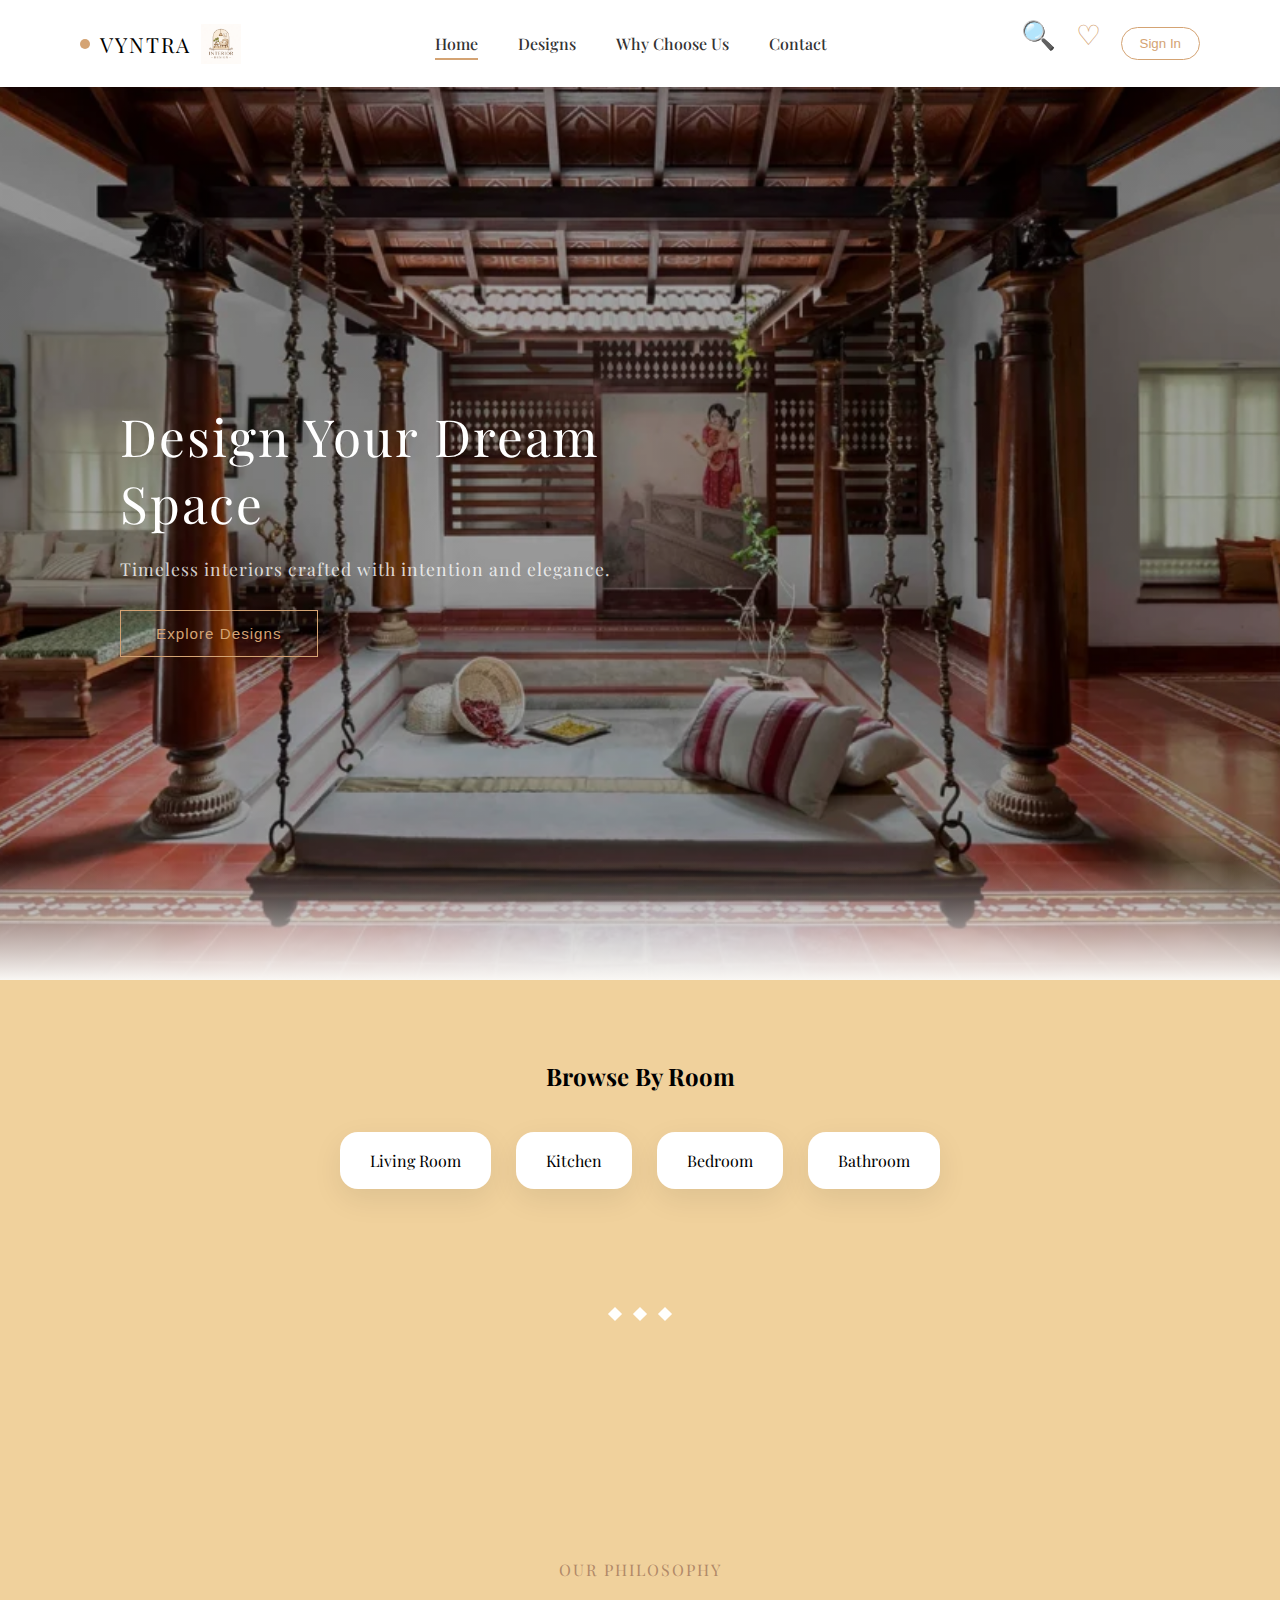
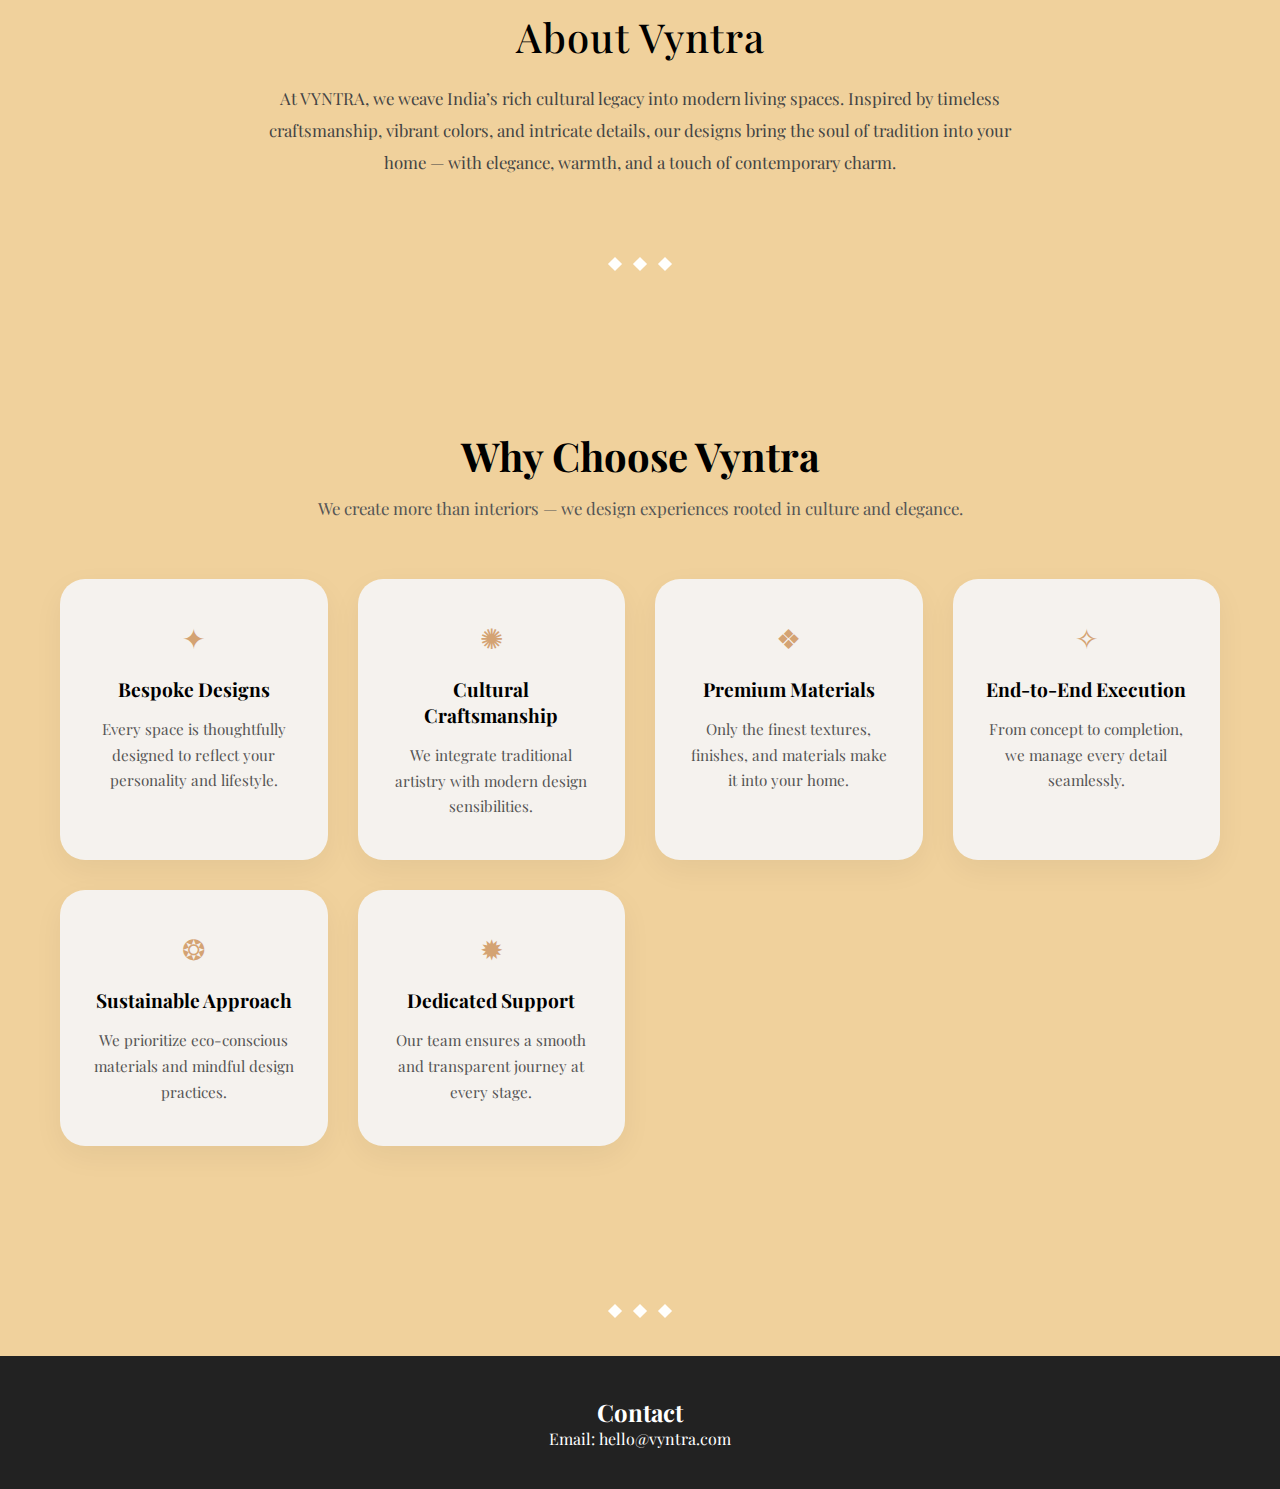
<file: index.html>
<!DOCTYPE html>
<html>
<head>
  <meta charset="UTF-8">
  <title>Vyntra Interiors</title>
  <link rel="stylesheet" href="design.css">
  <link href="https://fonts.googleapis.com/css2?family=Playfair+Display:wght@300;400;600&display=swap" rel="stylesheet">
</head>
<body>

<nav class="navbar">

  <div class="nav-left">
    <div class="logo">
      <div class="logo-mark"></div>
      <div class="logo-text">VYNTRA</div>
      <img src="assets/logo.png" class="logo-img">
    </div>
  </div>

  <ul class="nav-center">
    <li class="active"><a href="#">Home</a></li>
    <li><a href="#gallery">Designs</a></li>
    <li><a href="#features">Why Choose Us</a></li>
    <li><a href="#contact">Contact</a></li>
  </ul>

  <div class="nav-right">
    <span class="icon">🔍</span>
    <span class="icon">♡</span>
    <button class="nav-btn">Sign In</button>
  </div>

</nav>

<section class="hero">
  <div>
    <h1>Design Your Dream Space</h1>
    <p class="hero-sub">Timeless interiors crafted with intention and elegance.</p>
    <button onclick="scrollToRooms()">Explore Designs</button>
  </div>
</section>


<section id="rooms" class="rooms">
  <h2>Browse By Room</h2>
  <div class="room-grid">
    <div onclick="loadDesigns('living')">Living Room</div>
    <div onclick="loadDesigns('kitchen')">Kitchen</div>
    <div onclick="loadDesigns('bedroom')">Bedroom</div>
    <div onclick="loadDesigns('bathroom')">Bathroom</div>
  </div>
</section>
<div class="diamond-divider">
  <span></span>
  <span></span>
  <span></span>
</div>

<section id="gallery" class="gallery"></section>

<section id="about" class="about">
  <div class="about-sub">Our Philosophy</div>
  <h2>About Vyntra</h2>
  <p>
    At VYNTRA, we weave India’s rich cultural legacy into modern living spaces.
    Inspired by timeless craftsmanship, vibrant colors, and intricate details,
    our designs bring the soul of tradition into your home — with elegance,
    warmth, and a touch of contemporary charm.
  </p>
</section>
<div class="diamond-divider">
  <span></span>
  <span></span>
  <span></span>
</div>

<section class="features">
  <h2>Why Choose Vyntra</h2>
  <p class="features-sub">
    We create more than interiors — we design experiences rooted in culture and elegance.
  </p>

  <div class="features-grid">

    <div class="feature-card">
      <div class="icon">✦</div>
      <h3>Bespoke Designs</h3>
      <p>Every space is thoughtfully designed to reflect your personality and lifestyle.</p>
    </div>

    <div class="feature-card">
      <div class="icon">✺</div>
      <h3>Cultural Craftsmanship</h3>
      <p>We integrate traditional artistry with modern design sensibilities.</p>
    </div>

    <div class="feature-card">
      <div class="icon">❖</div>
      <h3>Premium Materials</h3>
      <p>Only the finest textures, finishes, and materials make it into your home.</p>
    </div>

    <div class="feature-card">
      <div class="icon">✧</div>
      <h3>End-to-End Execution</h3>
      <p>From concept to completion, we manage every detail seamlessly.</p>
    </div>

    <div class="feature-card">
      <div class="icon">❂</div>
      <h3>Sustainable Approach</h3>
      <p>We prioritize eco-conscious materials and mindful design practices.</p>
    </div>

    <div class="feature-card">
      <div class="icon">✹</div>
      <h3>Dedicated Support</h3>
      <p>Our team ensures a smooth and transparent journey at every stage.</p>
    </div>

  </div>
</section>
<div class="diamond-divider">
  <span></span>
  <span></span>
  <span></span>
</div>

<section id="contact" class="contact">
  <h2>Contact</h2>
  <p>Email: hello@vyntra.com</p>
</section>

<div id="modal" class="modal">
  <span onclick="closeModal()" class="close">&times;</span>
  <img id="modalImg">
</div>

<script src="logic.js"></script>
</body>
</html>
</file>
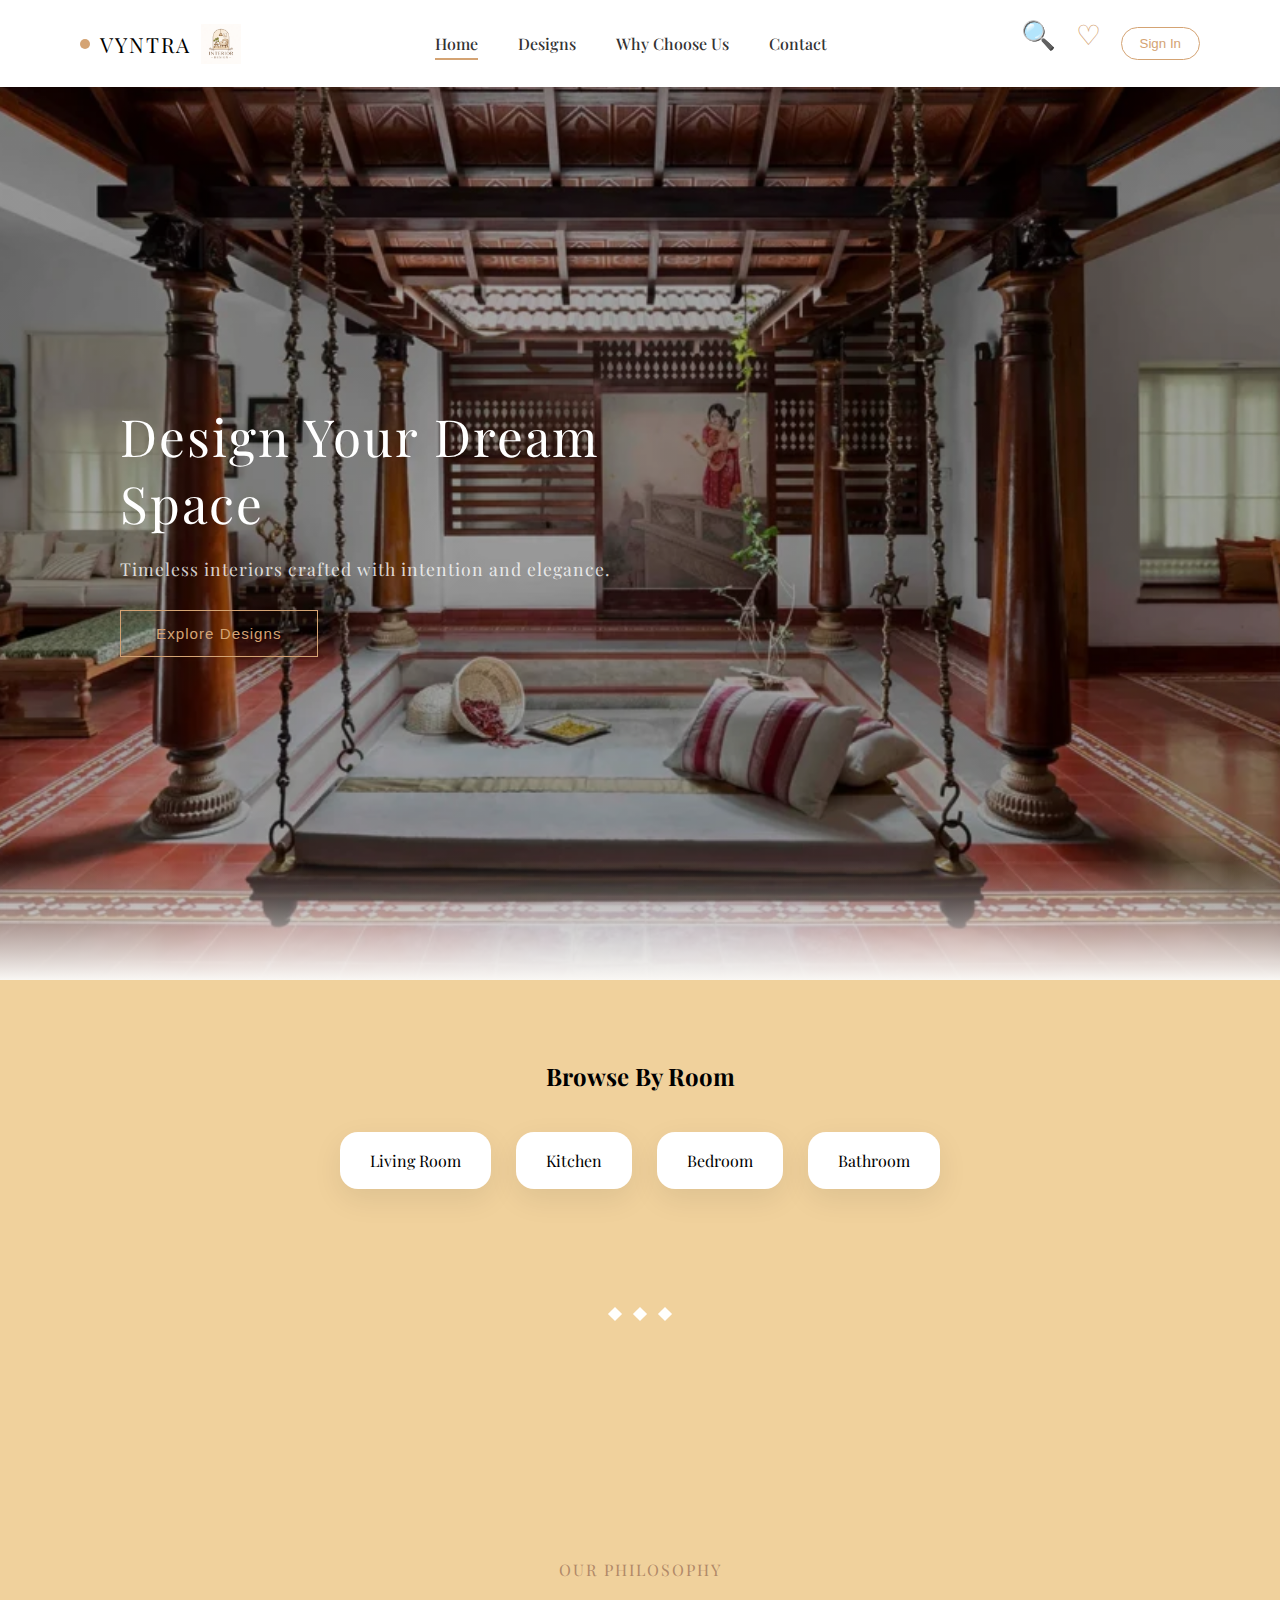
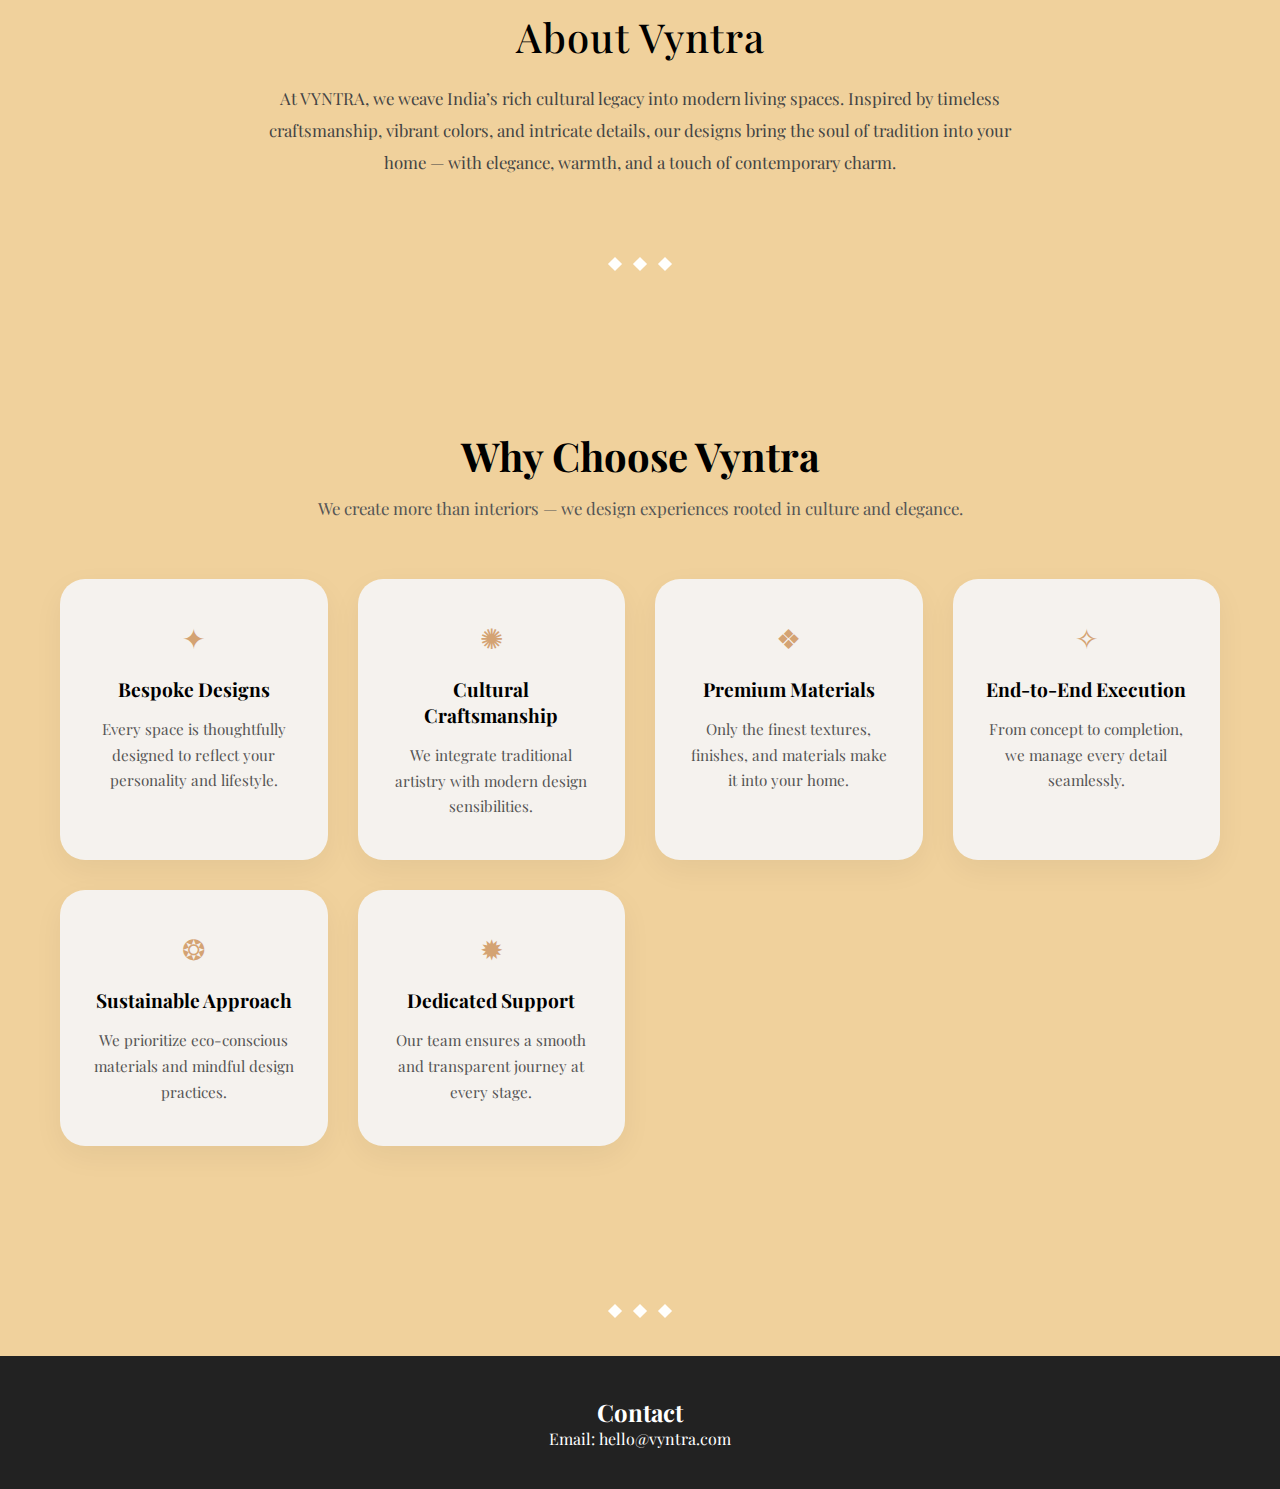
<file: home.html>
<!DOCTYPE html>
<html>
<head>
  <meta charset="UTF-8">
  <title>Vyntra Interiors</title>
  <link rel="stylesheet" href="design.css">
  <link href="https://fonts.googleapis.com/css2?family=Playfair+Display:wght@300;400;600&display=swap" rel="stylesheet">
</head>
<body>

<nav class="navbar">

  <div class="nav-left">
    <div class="logo">
      <div class="logo-mark"></div>
      <div class="logo-text">VYNTRA</div>
      <img src="assets/logo.png" class="logo-img">
    </div>
  </div>

  <ul class="nav-center">
    <li class="active"><a href="#">Home</a></li>
    <li><a href="#gallery">Designs</a></li>
    <li><a href="#features">Why Choose Us</a></li>
    <li><a href="#contact">Contact</a></li>
  </ul>

  <div class="nav-right">
    <span class="icon">🔍</span>
    <span class="icon">♡</span>
    <button class="nav-btn">Sign In</button>
  </div>

</nav>

<section class="hero">
  <div>
    <h1>Design Your Dream Space</h1>
    <p class="hero-sub">Timeless interiors crafted with intention and elegance.</p>
    <button onclick="scrollToRooms()">Explore Designs</button>
  </div>
</section>


<section id="rooms" class="rooms">
  <h2>Browse By Room</h2>
  <div class="room-grid">
    <div onclick="loadDesigns('living')">Living Room</div>
    <div onclick="loadDesigns('kitchen')">Kitchen</div>
    <div onclick="loadDesigns('bedroom')">Bedroom</div>
    <div onclick="loadDesigns('bathroom')">Bathroom</div>
  </div>
</section>
<div class="diamond-divider">
  <span></span>
  <span></span>
  <span></span>
</div>

<section id="gallery" class="gallery"></section>

<section id="about" class="about">
  <div class="about-sub">Our Philosophy</div>
  <h2>About Vyntra</h2>
  <p>
    At VYNTRA, we weave India’s rich cultural legacy into modern living spaces.
    Inspired by timeless craftsmanship, vibrant colors, and intricate details,
    our designs bring the soul of tradition into your home — with elegance,
    warmth, and a touch of contemporary charm.
  </p>
</section>
<div class="diamond-divider">
  <span></span>
  <span></span>
  <span></span>
</div>

<section class="features">
  <h2>Why Choose Vyntra</h2>
  <p class="features-sub">
    We create more than interiors — we design experiences rooted in culture and elegance.
  </p>

  <div class="features-grid">

    <div class="feature-card">
      <div class="icon">✦</div>
      <h3>Bespoke Designs</h3>
      <p>Every space is thoughtfully designed to reflect your personality and lifestyle.</p>
    </div>

    <div class="feature-card">
      <div class="icon">✺</div>
      <h3>Cultural Craftsmanship</h3>
      <p>We integrate traditional artistry with modern design sensibilities.</p>
    </div>

    <div class="feature-card">
      <div class="icon">❖</div>
      <h3>Premium Materials</h3>
      <p>Only the finest textures, finishes, and materials make it into your home.</p>
    </div>

    <div class="feature-card">
      <div class="icon">✧</div>
      <h3>End-to-End Execution</h3>
      <p>From concept to completion, we manage every detail seamlessly.</p>
    </div>

    <div class="feature-card">
      <div class="icon">❂</div>
      <h3>Sustainable Approach</h3>
      <p>We prioritize eco-conscious materials and mindful design practices.</p>
    </div>

    <div class="feature-card">
      <div class="icon">✹</div>
      <h3>Dedicated Support</h3>
      <p>Our team ensures a smooth and transparent journey at every stage.</p>
    </div>

  </div>
</section>
<div class="diamond-divider">
  <span></span>
  <span></span>
  <span></span>
</div>

<section id="contact" class="contact">
  <h2>Contact</h2>
  <p>Email: hello@vyntra.com</p>
</section>

<div id="modal" class="modal">
  <span onclick="closeModal()" class="close">&times;</span>
  <img id="modalImg">
</div>

<script src="logic.js"></script>
</body>
</html>
</file>
<file: design.css>
* {
  margin: 0;
  padding: 0;
  box-sizing: border-box;
}
body {
  margin: 0;
  font-family: 'Playfair Display', serif;
  overflow-x: hidden;
  background: #f0d19c;

}
section {
  padding: 120px 60px;
}
.about {
  padding: 120px 20px;
  background: #f5f2ee;
  text-align: center;
}

.about h2 {
  font-family: 'Playfair Display', serif;
  font-size: 2.5rem;
  font-weight: 500;
  margin-bottom: 20px;
  letter-spacing: 1px;
}

.about-sub {
  font-size: 1rem;
  letter-spacing: 2px;
  text-transform: uppercase;
  color: #b08968;
  margin-bottom: 30px;
}

.about p {
  max-width: 750px;
  margin: 0 auto;
  font-size: 1.05rem;
  line-height: 1.9;
  color: #444;
}
.navbar {
  position: fixed;
  top: 0;
  width: 100%;
  background: #ffffff;
  padding: 15px 80px;

  display: flex;
  justify-content: space-between;
  align-items: center;

  z-index: 1000;
}

.nav-left .logo {
  display: flex;
  align-items: center;
  gap: 10px;
}

.logo-mark {
  width: 10px;
  height: 10px;
  background: #d4a373;
  border-radius: 50%;
}

.logo-text {
  font-family: 'Playfair Display', serif;
  font-size: 1.3rem;
  letter-spacing: 2px;
}

.nav-center {
  list-style: none;
  display: flex;
  gap: 40px;
}

.nav-center a {
  text-decoration: none;
  color: #333;
  font-weight: 500;
  position: relative;
  transition: 0.3s;
}

.nav-center a:hover {
  color: #d4a373;
}

.nav-center li.active a::after {
  content: "";
  position: absolute;
  bottom: -6px;
  left: 0;
  width: 100%;
  height: 2px;
  background: #d4a373;
}

.nav-right {
  display: flex;
  align-items: center;
  gap: 20px;
}

.icon {
  font-size: 18px;
  cursor: pointer;
}

.nav-btn {
  padding: 8px 18px;
  border-radius: 20px;
  border: 1px solid #d4a373;
  background: transparent;
  color: #d4a373;
  cursor: pointer;
  transition: 0.3s;
}

.nav-btn:hover {
  background: #d4a373;
  color: white;
}

.nav-links {
  list-style: none;
  display: flex;
  gap: 40px;
}

.nav-links a {
  text-decoration: none;
  color: #333;
  font-weight: 500;
}

.nav-links a:hover {
  color: #d4a373;
}

.logo {
  display: flex;
  align-items: center;
  gap: 10px;
}

.logo-initial {
  background: #d4a373;
  color: white;
  font-weight: bold;
  padding: 6px 10px;
  border-radius: 6px;
  font-family: 'Playfair Display', serif;
}

.logo-text {
  font-size: 1.3rem;
  letter-spacing: 2px;
}

.logo img {
  width: 40px;
}

ul {
  list-style: none;
  display: flex;
  gap: 30px;
}

ul a {
  color: white;
  text-decoration: none;
}

.hero {
  position: relative;
  height: 100vh;
  background: linear-gradient(rgba(0,0,0,0.35), rgba(0,0,0,0.35)),
              url("assets/images/living1.jpg") center/cover no-repeat;
  display: flex;
  align-items: center;
  padding-left: 120px;
  width: 100%;
  margin-top: 80px;
}


.hero::after {
  content: "";
  position: absolute;
  bottom: 0;
  left: 0;
  width: 100%;
  height: 120px;
  background: linear-gradient(to bottom, transparent, #f9f7f4);
}

.hero-sub {
  margin-top: 20px;
  font-size: 1.1rem;
  font-weight: 300;
  color: rgba(255,255,255,0.8);
  letter-spacing: 1px;
}

.hero div {
  max-width: 600px;
}

.hero h1 {
  font-size: 3.2rem;
  font-weight: 300;
  letter-spacing: 2px;
  color: #ffffff;
  line-height: 1.3;
}

.hero button {
  margin-top: 30px;
  padding: 14px 35px;
  border: 1px solid #d4a373;
  background: transparent;
  color: #d4a373;
  font-size: 0.95rem;
  letter-spacing: 1px;
  cursor: pointer;
  transition: 0.3s ease;
}

.hero button:hover {
  background: #d4a373;
  color: white;
}

.rooms {
  padding: 80px 60px;
  text-align: center;
  background: #f0d19c;
}


.room-grid {
  margin-top: 40px;
  display: flex;
  gap: 25px;
  justify-content: center;
}

.room-grid div {
  padding: 18px 30px;
  background: white;
  border-radius: 18px;
  box-shadow: 0 10px 30px rgba(0,0,0,0.08);
  transition: 0.3s ease;
}

.room-grid div:hover {
  transform: translateY(-6px);
  box-shadow: 0 18px 45px rgba(0,0,0,0.15);
}

.gallery {
  column-count: 3;
  column-gap: 20px;
  padding: 80px 80px;
  background: #f0d19c;
}

.card {
  break-inside: avoid;
  margin-bottom: 20px;
  position: relative;
  overflow: hidden;
  border-radius: 20px;
}

.card img {
  width: 100%;
  border-radius: 20px;
  display: block;
  transition: transform 0.5s ease;
}

.card:hover img {
  transform: scale(1.05);
}

.card:nth-child(2n) img {
  height: 380px;
  object-fit: cover;
}

.card:nth-child(3n) img {
  height: 280px;
  object-fit: cover;
}

.card::after {
  content: "View Design";
  position: absolute;
  bottom: 20px;
  left: 20px;
  background: rgba(0,0,0,0.6);
  color: white;
  padding: 8px 15px;
  font-size: 0.8rem;
  border-radius: 20px;
  opacity: 0;
  transition: 0.4s ease;
}

.card:hover::after {
  opacity: 1;
}
.about, .contact {
  padding: 40px;
  text-align: center;
  background: #f0d19c;
}

.features {
  padding: 120px 60px;
  background: #f0d19c;
  text-align: center;
}

.features h2 {
  font-family: 'Playfair Display', serif;
  font-size: 2.5rem;
  margin-bottom: 15px;
}

.features-sub {
  max-width: 650px;
  margin: 0 auto 60px;
  color: #555;
  font-size: 1.05rem;
}

.features-grid {
  display: grid;
  grid-template-columns: repeat(auto-fit, minmax(250px, 1fr));
  gap: 30px;
}

.feature-card {
  padding: 40px 30px;
  background: #f5f2ee;
  border-radius: 25px;
  transition: 0.4s ease;
  box-shadow: 0 10px 30px rgba(0,0,0,0.05);
}

.feature-card:hover {
  transform: translateY(-8px);
  box-shadow: 0 20px 50px rgba(0,0,0,0.12);
}

.icon {
  font-size: 28px;
  color: #d4a373;
  margin-bottom: 20px;
}

.feature-card h3 {
  margin-bottom: 15px;
  font-size: 1.2rem;
}

.feature-card p {
  font-size: 0.95rem;
  color: #555;
  line-height: 1.7;
}

.contact {
  background: #222;
  color: white;
}

.modal {
  display: none;
  position: fixed;
  inset: 0;
  background: rgba(0,0,0,0.8);
  justify-content: center;
  align-items: center;
}

.modal img {
  max-width: 80%;
}

.close {
  position: absolute;
  top: 20px;
  right: 40px;
  color: white;
  font-size: 30px;
  cursor: pointer;
}
.diamond-divider {
  display: flex;
  justify-content: center;
  gap: 15px;
  padding: 40px 0;
}

.diamond-divider span {
  width: 10px;
  height: 10px;
  background: #fffffd;
  transform: rotate(45deg);
}

@media (max-width: 1000px) {
  .gallery {
    column-count: 2;
  }
}

@media (max-width: 600px) {
  .gallery {
    column-count: 1;
  }
}
</file>
